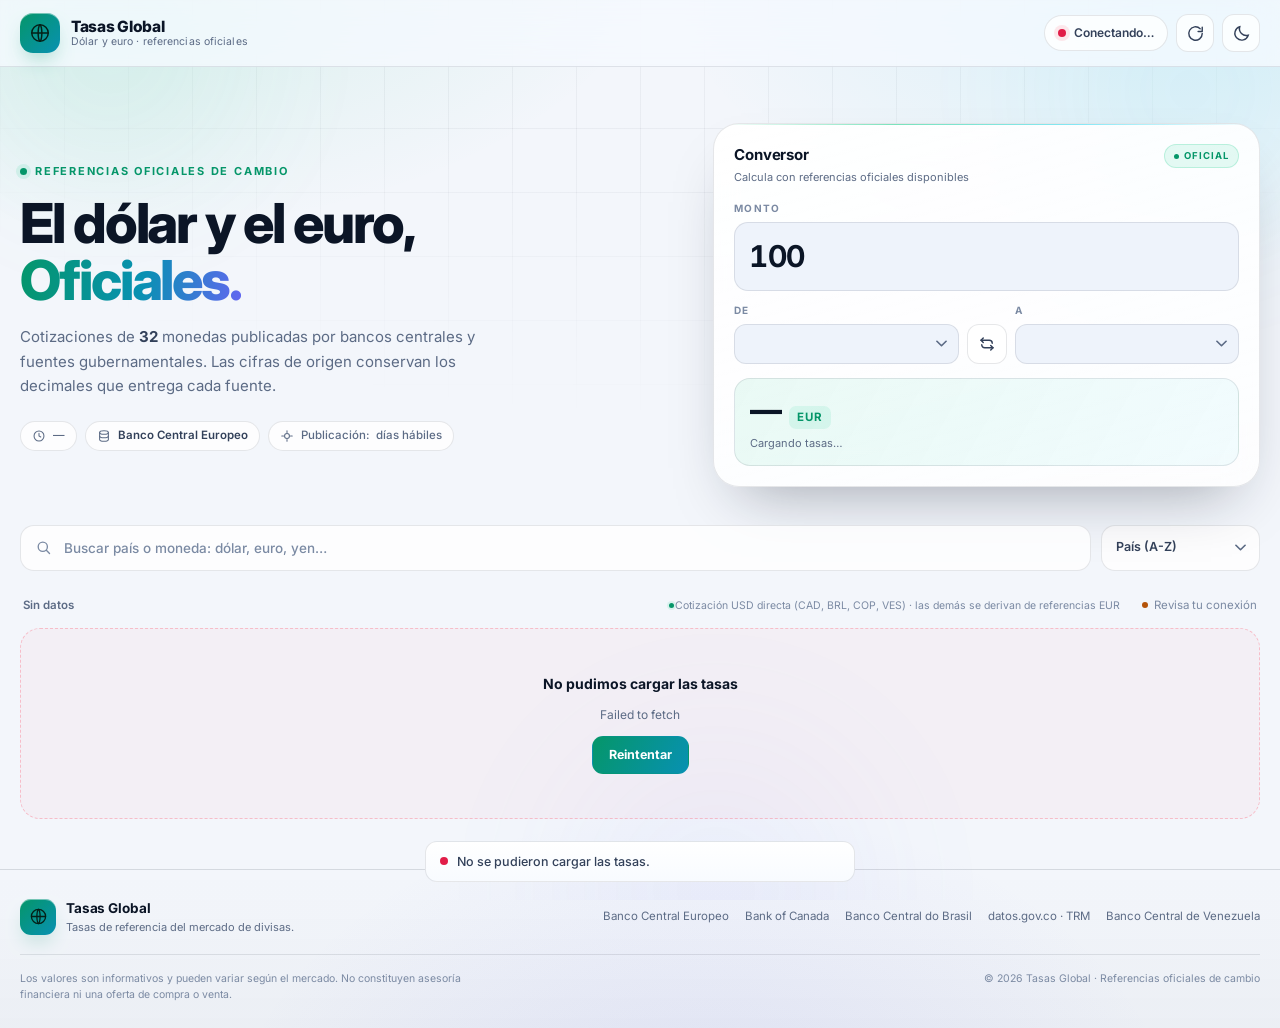
<file: tasas/index.html>
<!DOCTYPE html>
<html lang="es" data-theme="dark">
<head>
  <meta charset="utf-8">
  <meta name="viewport" content="width=device-width, initial-scale=1, viewport-fit=cover">
  <meta name="theme-color" content="#060a13">
  <meta name="description" content="Referencias oficiales de cambio para las monedas publicadas por el Banco Central Europeo, Bank of Canada, Banco Central do Brasil y datos.gov.co.">
  <meta name="color-scheme" content="dark light">
  <meta name="apple-mobile-web-app-capable" content="yes">
  <meta name="apple-mobile-web-app-status-bar-style" content="black-translucent">
  <meta name="apple-mobile-web-app-title" content="Tasas Global">
  <title>Tasas Global · Referencias oficiales de cambio</title>

  <script>
    /* Tema antes del primer pintado (evita el destello blanco). */
    try {
      var savedTheme = localStorage.getItem('tasas-theme');
      document.documentElement.dataset.theme = savedTheme ||
        (window.matchMedia && window.matchMedia('(prefers-color-scheme: light)').matches ? 'light' : 'dark');
    } catch (e) { document.documentElement.dataset.theme = 'dark'; }
  </script>

  <link rel="preconnect" href="https://fonts.googleapis.com">
  <link rel="preconnect" href="https://fonts.gstatic.com" crossorigin>
  <link rel="stylesheet" href="https://fonts.googleapis.com/css2?family=Inter:wght@400;500;600;700;800&display=swap">
  <link rel="stylesheet" href="css/styles.css">
  <link rel="manifest" href="manifest.webmanifest">
  <link rel="icon" href="assets/icon.svg" type="image/svg+xml">
</head>

<body>
  <a class="skip-link" href="#grid">Saltar a las tasas</a>

  <div class="orbs" aria-hidden="true">
    <span class="orb orb-1"></span>
    <span class="orb orb-2"></span>
    <span class="orb orb-3"></span>
  </div>

  <header class="topbar">
    <div class="wrap topbar-inner">
      <a class="brand" href="./" aria-label="Tasas Global, inicio">
        <span class="brand-mark" aria-hidden="true">
          <svg viewBox="0 0 24 24" fill="none" stroke="currentColor" stroke-width="1.6" stroke-linecap="round">
            <circle cx="12" cy="12" r="9"></circle>
            <path d="M3.2 12h17.6"></path>
            <path d="M12 3c2.7 2.6 2.7 15.4 0 18M12 3c-2.7 2.6-2.7 15.4 0 18"></path>
          </svg>
        </span>
        <span class="brand-text">
          <strong>Tasas Global</strong>
          <small>Dólar y euro · referencias oficiales</small>
        </span>
      </a>

      <div class="topbar-actions">
        <div class="status" id="status" data-state="loading" role="status" aria-live="polite">
          <span class="status-dot" aria-hidden="true"></span>
          <span id="statusText">Conectando…</span>
        </div>

        <button class="icon-btn" id="refreshBtn" type="button" aria-label="Actualizar tasas ahora" title="Actualizar tasas ahora">
          <svg viewBox="0 0 24 24" fill="none" stroke="currentColor" stroke-width="1.8" stroke-linecap="round" stroke-linejoin="round" aria-hidden="true">
            <path d="M20.5 12a8.5 8.5 0 1 1-2.6-6.1"></path>
            <path d="M20.5 4.2v5.2h-5.2"></path>
          </svg>
        </button>

        <button class="icon-btn" id="themeBtn" type="button" aria-label="Cambiar tema" title="Cambiar tema">
          <svg class="icon-sun" viewBox="0 0 24 24" fill="none" stroke="currentColor" stroke-width="1.8" stroke-linecap="round" aria-hidden="true">
            <circle cx="12" cy="12" r="4"></circle>
            <path d="M12 2.5v2M12 19.5v2M4.3 4.3l1.4 1.4M18.3 18.3l1.4 1.4M2.5 12h2M19.5 12h2M4.3 19.7l1.4-1.4M18.3 5.7l1.4-1.4"></path>
          </svg>
          <svg class="icon-moon" viewBox="0 0 24 24" fill="none" stroke="currentColor" stroke-width="1.8" stroke-linecap="round" aria-hidden="true">
            <path d="M20.5 14.2A8.6 8.6 0 0 1 9.8 3.5a8.6 8.6 0 1 0 10.7 10.7Z"></path>
          </svg>
        </button>
      </div>
    </div>
  </header>

  <main class="wrap">
    <!-- ================= HERO ================= -->
    <section class="hero">
      <div class="hero-copy">
        <span class="eyebrow"><span class="live-dot" aria-hidden="true"></span> Referencias oficiales de cambio</span>
        <h1>El dólar y el euro,<br><span class="grad">Oficiales.</span></h1>
        <p class="lede">
          Cotizaciones de <strong id="currencyCount">32</strong> monedas publicadas por bancos centrales
          y fuentes gubernamentales. Las cifras de origen conservan los decimales que entrega cada fuente.
        </p>

        <div class="hero-meta">
          <span class="pill" title="Fecha de referencia más reciente">
            <svg viewBox="0 0 24 24" fill="none" stroke="currentColor" stroke-width="1.8" stroke-linecap="round" aria-hidden="true">
              <circle cx="12" cy="12" r="8.5"></circle>
              <path d="M12 7.5V12l3 1.8"></path>
            </svg>
            <span id="updatedText">—</span>
          </span>
          <span class="pill" title="Proveedor de las tasas">
            <svg viewBox="0 0 24 24" fill="none" stroke="currentColor" stroke-width="1.8" stroke-linecap="round" aria-hidden="true">
              <ellipse cx="12" cy="6" rx="7.5" ry="3"></ellipse>
              <path d="M4.5 6v6c0 1.7 3.4 3 7.5 3s7.5-1.3 7.5-3V6"></path>
              <path d="M4.5 12v6c0 1.7 3.4 3 7.5 3s7.5-1.3 7.5-3v-6"></path>
            </svg>
            <a id="providerLink" href="https://www.ecb.europa.eu/stats/policy_and_exchange_rates/euro_reference_exchange_rates/" target="_blank" rel="noopener">Banco Central Europeo</a>
          </span>
          <span class="pill" title="Frecuencia habitual de publicación de las fuentes">
            <svg viewBox="0 0 24 24" fill="none" stroke="currentColor" stroke-width="1.8" stroke-linecap="round" aria-hidden="true">
              <path d="M12 3v3M12 18v3M3 12h3M18 12h3"></path>
              <circle cx="12" cy="12" r="4.2"></circle>
            </svg>
            Publicación: <span id="nextText">días hábiles</span>
          </span>
        </div>

      </div>

      <!-- ================= CONVERSOR ================= -->
      <aside class="converter" aria-label="Conversor de monedas">
        <div class="converter-head">
          <div>
            <h2>Conversor</h2>
            <p>Calcula con referencias oficiales disponibles</p>
          </div>
          <span class="converter-badge">oficial</span>
        </div>

        <label class="field">
          <span class="field-label">Monto</span>
          <input id="calcAmount" class="amount-input" type="text" inputmode="decimal" value="100" autocomplete="off" spellcheck="false" aria-label="Monto a convertir">
        </label>

        <div class="conv-row">
          <label class="field select-field">
            <span class="field-label">De</span>
            <select id="calcFrom" aria-label="Moneda de origen"></select>
          </label>

          <button class="swap-btn" id="calcSwap" type="button" aria-label="Intercambiar monedas" title="Intercambiar monedas">
            <svg viewBox="0 0 24 24" fill="none" stroke="currentColor" stroke-width="1.9" stroke-linecap="round" stroke-linejoin="round" aria-hidden="true">
              <path d="M7 4 4 7l3 3"></path>
              <path d="M4 7h11a4 4 0 0 1 4 4"></path>
              <path d="m17 20 3-3-3-3"></path>
              <path d="M20 17H9a4 4 0 0 1-4-4"></path>
            </svg>
          </button>

          <label class="field select-field">
            <span class="field-label">A</span>
            <select id="calcTo" aria-label="Moneda de destino"></select>
          </label>
        </div>

        <div class="conv-result">
          <span class="conv-result-value" id="calcOut">—</span>
          <span class="conv-result-code" id="calcOutCode">EUR</span>
          <small id="calcHint">Cargando tasas…</small>
        </div>
      </aside>
    </section>

    <!-- ================= BUSCADOR ================= -->
    <section class="toolbar" aria-label="Filtros y búsqueda">
      <div class="search">
        <svg viewBox="0 0 24 24" fill="none" stroke="currentColor" stroke-width="1.9" stroke-linecap="round" aria-hidden="true">
          <circle cx="11" cy="11" r="6.5"></circle>
          <path d="m16 16 4.5 4.5"></path>
        </svg>
        <input id="search" type="search" placeholder="Buscar país o moneda: dólar, euro, yen…" autocomplete="off" aria-label="Buscar país o moneda">
        <button class="search-clear" id="clearSearch" type="button" aria-label="Limpiar búsqueda" hidden>
          <svg viewBox="0 0 24 24" fill="none" stroke="currentColor" stroke-width="2" stroke-linecap="round" aria-hidden="true">
            <path d="M6 6l12 12M18 6 6 18"></path>
          </svg>
        </button>
      </div>

      <label class="sort-field">
        <span class="sr-only">Ordenar por</span>
        <select id="sortSel">
          <option value="az">País (A-Z)</option>
          <option value="region">Región</option>
          <option value="rate-desc">Mayor tasa (USD)</option>
          <option value="rate-asc">Menor tasa (USD)</option>
        </select>
      </label>
    </section>

    <nav class="chips" id="chips" aria-label="Filtrar por región"></nav>

    <div class="summary">
      <span id="countLabel">Cargando monedas…</span>
        <span class="legend"><i class="rate-local" aria-hidden="true"></i> Cotización USD directa (CAD, BRL, COP, VES) · las demás se derivan de referencias EUR</span>
        <span class="summary-note" id="sourceNote">Conectando con fuentes oficiales…</span>
    </div>

    <!-- ================= TARJETAS ================= -->
    <section class="grid" id="grid" aria-live="polite" aria-busy="true"></section>

    <div class="empty" id="empty" hidden>
      <svg viewBox="0 0 24 24" fill="none" stroke="currentColor" stroke-width="1.5" stroke-linecap="round" aria-hidden="true">
        <circle cx="11" cy="11" r="6.5"></circle>
        <path d="m16 16 4.5 4.5M8.5 11h5"></path>
      </svg>
      <p>No encontramos monedas con ese filtro.</p>
      <button class="btn ghost" id="emptyReset" type="button">Limpiar filtros</button>
    </div>
  </main>

  <footer class="footer">
    <div class="wrap footer-inner">
      <div class="footer-brand">
        <span class="brand-mark sm" aria-hidden="true">
          <svg viewBox="0 0 24 24" fill="none" stroke="currentColor" stroke-width="1.6" stroke-linecap="round">
            <circle cx="12" cy="12" r="9"></circle>
            <path d="M3.2 12h17.6"></path>
            <path d="M12 3c2.7 2.6 2.7 15.4 0 18M12 3c-2.7 2.6-2.7 15.4 0 18"></path>
          </svg>
        </span>
        <div>
          <strong>Tasas Global</strong>
          <p>Tasas de referencia del mercado de divisas.</p>
        </div>
      </div>

      <div class="footer-links">
        <a href="https://www.ecb.europa.eu/stats/policy_and_exchange_rates/euro_reference_exchange_rates/" target="_blank" rel="noopener">Banco Central Europeo</a>
        <a href="https://www.bankofcanada.ca/rates/exchange/daily-exchange-rates/" target="_blank" rel="noopener">Bank of Canada</a>
        <a href="https://www.bcb.gov.br/estabilidadefinanceira/historicocotacoes" target="_blank" rel="noopener">Banco Central do Brasil</a>
        <a href="https://www.datos.gov.co/" target="_blank" rel="noopener">datos.gov.co · TRM</a>
        <a href="https://www.bcv.org.ve/estadisticas/tipo-cambio-de-referencia-smc" target="_blank" rel="noopener">Banco Central de Venezuela</a>
      </div>
    </div>

    <div class="wrap footer-note">
      <p>
        Los valores son informativos y pueden variar según el mercado. No constituyen asesoría financiera
        ni una oferta de compra o venta.
      </p>
      <p>© <span id="year"></span> Tasas Global · Referencias oficiales de cambio</p>
    </div>
  </footer>

  <div class="toasts" id="toasts" aria-live="polite" aria-atomic="false"></div>

  <!-- ================= DETALLE / HISTORIAL ================= -->
  <div class="modal" id="modal" hidden>
    <div class="modal-backdrop" data-close></div>

    <div class="modal-card" role="dialog" aria-modal="true" aria-labelledby="mTitle">
      <button class="modal-close" type="button" data-close aria-label="Cerrar detalle">
        <svg viewBox="0 0 24 24" fill="none" stroke="currentColor" stroke-width="2" stroke-linecap="round" aria-hidden="true">
          <path d="M6 6l12 12M18 6 6 18"></path>
        </svg>
      </button>

      <div class="modal-head">
        <span class="flag-wrap lg" id="mFlagWrap">
          <span class="flag-fallback" id="mFlagFallback">—</span>
          <img id="mFlag" alt="" width="56" height="42" hidden>
        </span>
        <div class="modal-titles">
          <h2 id="mTitle">—</h2>
          <p id="mSub">—</p>
        </div>
      </div>

      <div class="modal-prices">
        <div class="m-price">
          <span>1 USD</span>
          <strong id="mUsd">—</strong>
        </div>
        <div class="m-price">
          <span>1 EUR</span>
          <strong id="mEur">—</strong>
        </div>
      </div>

      <div class="modal-extras" id="mExtras" hidden></div>

      <div class="chart-head">
        <div>
          <h3>Historial</h3>
          <p>Historial de referencias oficiales (requiere backend)</p>
        </div>
        <div class="periods" id="periods" role="group" aria-label="Periodo del historial">
          <button type="button" data-days="1">24 h</button>
          <button type="button" data-days="7">7 d</button>
          <button type="button" data-days="30" class="active">30 d</button>
        </div>
      </div>

      <div class="chart-wrap">
        <canvas id="chart" height="180" aria-label="Gráfico del historial"></canvas>
        <div class="chart-empty" id="chartEmpty" hidden></div>
      </div>

      <div class="modal-foot">
        <span id="mSource">—</span>
        <button class="btn ghost" id="mCopy" type="button">Copiar tasa</button>
      </div>
    </div>
  </div>

  <noscript>
    <div class="noscript">Activa JavaScript para ver las tasas de cambio.</div>
  </noscript>

  <script src="js/script.js" defer></script>
</body>
</html>
</file>
<file: tasas/css/styles.css>
/* ==========================================================================
   TASAS GLOBAL · Hoja de estilos
   ========================================================================== */

/* --------------------------------------------------------------------------
   1. TOKENS
   -------------------------------------------------------------------------- */
:root {
  color-scheme: dark;

  --font: 'Inter', -apple-system, BlinkMacSystemFont, 'Segoe UI', Roboto, Arial, sans-serif;

  --bg: #060a13;
  --bg-soft: #0a1120;
  --topbar-bg: rgba(6, 10, 19, .74);
  --surface: rgba(255, 255, 255, .045);
  --surface-2: rgba(255, 255, 255, .075);
  --surface-3: rgba(255, 255, 255, .10);
  --border: rgba(255, 255, 255, .09);
  --border-strong: rgba(255, 255, 255, .20);
  --grid-line: rgba(255, 255, 255, .035);

  --text: #eaf0ff;
  --text-2: #b8c4de;
  --muted: #8494b5;
  --faint: #62718f;

  --accent: #34d399;
  --accent-2: #22d3ee;
  --accent-3: #818cf8;
  --accent-ink: #04140f;
  --gold: #fbbf24;
  --danger: #fb7185;
  --positive: #34d399;
  --negative: #fb7185;

  --ring: rgba(52, 211, 153, .20);
  --shadow: 0 30px 70px -20px rgba(0, 0, 0, .75);
  --shadow-soft: 0 14px 34px -18px rgba(0, 0, 0, .65);

  --card-bg: linear-gradient(180deg, rgba(255, 255, 255, .055), rgba(255, 255, 255, .018));
  --modal-bg: linear-gradient(180deg, #0c1526, #080e1a);
  --input-bg: rgba(255, 255, 255, .06);
  --select-arrow: url("data:image/svg+xml,%3Csvg xmlns='http://www.w3.org/2000/svg' width='12' height='8' viewBox='0 0 12 8'%3E%3Cpath d='M1 1.5 6 6.5l5-5' fill='none' stroke='%238494b5' stroke-width='1.8' stroke-linecap='round' stroke-linejoin='round'/%3E%3C/svg%3E");

  --radius: 18px;
}

html[data-theme="light"] {
  color-scheme: light;

  --bg: #f3f6fb;
  --bg-soft: #eef3fb;
  --topbar-bg: rgba(246, 249, 254, .82);
  --surface: rgba(255, 255, 255, .78);
  --surface-2: rgba(255, 255, 255, .95);
  --surface-3: #eef3fb;
  --border: rgba(15, 23, 42, .10);
  --border-strong: rgba(15, 23, 42, .22);
  --grid-line: rgba(15, 23, 42, .045);

  --text: #0b1526;
  --text-2: #33415a;
  --muted: #5c6b85;
  --faint: #7b8aa3;

  --accent: #059669;
  --accent-2: #0891b2;
  --accent-3: #6366f1;
  --accent-ink: #ffffff;
  --gold: #b45309;
  --danger: #e11d48;
  --positive: #047857;
  --negative: #dc2626;

  --ring: rgba(5, 150, 105, .16);
  --shadow: 0 30px 60px -28px rgba(15, 23, 42, .38);
  --shadow-soft: 0 14px 30px -20px rgba(15, 23, 42, .30);

  --card-bg: linear-gradient(180deg, #ffffff, #fbfdff);
  --modal-bg: linear-gradient(180deg, #ffffff, #f8fbff);
  --input-bg: #eef3fb;
  --select-arrow: url("data:image/svg+xml,%3Csvg xmlns='http://www.w3.org/2000/svg' width='12' height='8' viewBox='0 0 12 8'%3E%3Cpath d='M1 1.5 6 6.5l5-5' fill='none' stroke='%235c6b85' stroke-width='1.8' stroke-linecap='round' stroke-linejoin='round'/%3E%3C/svg%3E");
}

/* --------------------------------------------------------------------------
   2. BASE
   -------------------------------------------------------------------------- */
*, *::before, *::after { box-sizing: border-box; }

html {
  -webkit-text-size-adjust: 100%;
  scroll-behavior: smooth;
  scrollbar-color: var(--border-strong) transparent;
}

body {
  margin: 0;
  min-height: 100dvh;
  font-family: var(--font);
  font-size: 14px;
  line-height: 1.5;
  color: var(--text);
  background:
    radial-gradient(900px 540px at 10% -10%, rgba(52, 211, 153, .15), transparent 62%),
    radial-gradient(820px 520px at 92% -6%, rgba(34, 211, 238, .13), transparent 64%),
    radial-gradient(780px 560px at 55% 112%, rgba(129, 140, 248, .11), transparent 62%),
    var(--bg);
  background-attachment: fixed;
  overflow-x: hidden;
  -webkit-font-smoothing: antialiased;
  -moz-osx-font-smoothing: grayscale;
  -webkit-tap-highlight-color: transparent;
}

html[data-theme="light"] body {
  background:
    radial-gradient(900px 540px at 10% -10%, rgba(16, 185, 129, .14), transparent 62%),
    radial-gradient(820px 520px at 92% -6%, rgba(6, 182, 212, .12), transparent 64%),
    radial-gradient(780px 560px at 55% 112%, rgba(99, 102, 241, .10), transparent 62%),
    var(--bg);
}

/* Retícula sutil de fondo */
body::before {
  content: "";
  position: fixed;
  inset: 0;
  z-index: 0;
  pointer-events: none;
  background-image:
    linear-gradient(var(--grid-line) 1px, transparent 1px),
    linear-gradient(90deg, var(--grid-line) 1px, transparent 1px);
  background-size: 64px 64px;
  -webkit-mask-image: radial-gradient(ellipse 80% 60% at 50% 0%, #000 30%, transparent 78%);
  mask-image: radial-gradient(ellipse 80% 60% at 50% 0%, #000 30%, transparent 78%);
}

img { display: block; max-width: 100%; }
[hidden] { display: none !important; }
button, input, select, textarea { font: inherit; color: inherit; }
button { -webkit-tap-highlight-color: transparent; }
a { color: inherit; text-decoration: none; }
h1, h2, h3, p { margin: 0; }
svg { display: block; }

::selection { background: rgba(52, 211, 153, .30); color: var(--text); }

:focus-visible {
  outline: 2px solid var(--accent);
  outline-offset: 2px;
}

.wrap {
  width: min(1240px, 100% - 32px);
  margin-inline: auto;
  position: relative;
  z-index: 1;
}

.sr-only {
  position: absolute;
  width: 1px; height: 1px;
  padding: 0; margin: -1px;
  overflow: hidden;
  clip: rect(0 0 0 0);
  white-space: nowrap;
  border: 0;
}

.skip-link {
  position: fixed;
  top: -60px; left: 16px;
  z-index: 300;
  padding: 10px 16px;
  border-radius: 10px;
  background: var(--accent);
  color: var(--accent-ink);
  font-weight: 700;
  transition: top .2s ease;
}
.skip-link:focus { top: 12px; }

body.no-scroll { overflow: hidden; }

.orbs {
  position: fixed;
  inset: 0;
  z-index: 0;
  pointer-events: none;
  overflow: hidden;
}
.orb {
  position: absolute;
  border-radius: 50%;
  filter: blur(70px);
  opacity: .30;
}
.orb-1 {
  width: 380px; height: 380px;
  top: -140px; left: -80px;
  background: radial-gradient(circle, rgba(52, 211, 153, .55), transparent 70%);
  animation: float 18s ease-in-out infinite;
}
.orb-2 {
  width: 420px; height: 420px;
  top: -120px; right: -120px;
  background: radial-gradient(circle, rgba(34, 211, 238, .45), transparent 70%);
  animation: float 22s ease-in-out infinite reverse;
}
.orb-3 {
  width: 460px; height: 460px;
  bottom: -220px; left: 38%;
  background: radial-gradient(circle, rgba(129, 140, 248, .35), transparent 70%);
  animation: float 26s ease-in-out infinite;
}
html[data-theme="light"] .orb { opacity: .22; }

/* --------------------------------------------------------------------------
   3. BARRA SUPERIOR
   -------------------------------------------------------------------------- */
.topbar {
  position: sticky;
  top: 0;
  z-index: 60;
  background: var(--topbar-bg);
  border-bottom: 1px solid var(--border);
  -webkit-backdrop-filter: blur(18px) saturate(150%);
  backdrop-filter: blur(18px) saturate(150%);
}

.topbar-inner {
  display: flex;
  align-items: center;
  justify-content: space-between;
  gap: 16px;
  height: 66px;
}

.brand {
  display: inline-flex;
  align-items: center;
  gap: 11px;
  min-width: 0;
}

.brand-mark {
  display: grid;
  place-items: center;
  width: 40px; height: 40px;
  flex: 0 0 auto;
  border-radius: 13px;
  color: #052018;
  background: linear-gradient(135deg, var(--accent), var(--accent-2));
  box-shadow: 0 10px 24px -12px var(--accent), inset 0 1px 0 rgba(255, 255, 255, .45);
}
.brand-mark svg { width: 22px; height: 22px; }
.brand-mark.sm { width: 36px; height: 36px; border-radius: 11px; }
.brand-mark.sm svg { width: 19px; height: 19px; }

.brand-text {
  display: flex;
  flex-direction: column;
  line-height: 1.15;
  min-width: 0;
}
.brand-text strong {
  font-size: 15.5px;
  font-weight: 800;
  letter-spacing: -.02em;
}
.brand-text small {
  font-size: 10.5px;
  color: var(--muted);
  letter-spacing: .01em;
  white-space: nowrap;
  overflow: hidden;
  text-overflow: ellipsis;
}

.topbar-actions {
  display: flex;
  align-items: center;
  gap: 8px;
  flex: 0 0 auto;
}

.status {
  display: inline-flex;
  align-items: center;
  gap: 8px;
  height: 36px;
  padding: 0 13px;
  border-radius: 999px;
  border: 1px solid var(--border);
  background: var(--surface);
  color: var(--text-2);
  font-size: 12px;
  font-weight: 600;
  white-space: nowrap;
  max-width: 260px;
}
.status #statusText {
  overflow: hidden;
  text-overflow: ellipsis;
}
.status-dot {
  width: 8px; height: 8px;
  flex: 0 0 auto;
  border-radius: 50%;
  background: var(--faint);
}
.status[data-state="ok"] .status-dot {
  background: var(--accent);
  box-shadow: 0 0 0 4px rgba(52, 211, 153, .16);
  animation: pulse 2.4s ease-in-out infinite;
}
.status[data-state="loading"] .status-dot,
.status[data-state="warn"] .status-dot {
  background: var(--gold);
  box-shadow: 0 0 0 4px rgba(251, 191, 36, .15);
  animation: pulse 1.6s ease-in-out infinite;
}
.status[data-state="cache"] .status-dot {
  background: #7dd3fc;
  box-shadow: 0 0 0 4px rgba(125, 211, 252, .14);
}
.status[data-state="error"] .status-dot {
  background: var(--danger);
  box-shadow: 0 0 0 4px rgba(251, 113, 133, .16);
}

.icon-btn {
  display: grid;
  place-items: center;
  width: 38px; height: 38px;
  flex: 0 0 auto;
  border-radius: 12px;
  border: 1px solid var(--border);
  background: var(--surface);
  color: var(--text-2);
  cursor: pointer;
  transition: background .2s ease, color .2s ease, border-color .2s ease, transform .2s ease;
}
.icon-btn svg { width: 19px; height: 19px; }
.icon-btn:hover { background: var(--surface-2); color: var(--text); border-color: var(--border-strong); }
.icon-btn:active { transform: scale(.94); }
.icon-btn.busy svg { animation: spin 1s linear infinite; }
.icon-btn[disabled] { opacity: .6; cursor: progress; }

html[data-theme="dark"] .icon-moon { display: none; }
html[data-theme="light"] .icon-sun { display: none; }

/* --------------------------------------------------------------------------
   4. HERO
   -------------------------------------------------------------------------- */
.hero {
  display: grid;
  grid-template-columns: minmax(0, 1.08fr) minmax(0, .92fr);
  align-items: center;
  gap: clamp(24px, 4vw, 56px);
  padding: clamp(30px, 4.6vw, 56px) 0 clamp(22px, 3vw, 34px);
}

.eyebrow {
  display: inline-flex;
  align-items: center;
  gap: 8px;
  margin-bottom: 16px;
  font-size: 11px;
  font-weight: 700;
  letter-spacing: .16em;
  text-transform: uppercase;
  color: var(--accent);
}
.live-dot {
  width: 7px; height: 7px;
  border-radius: 50%;
  background: var(--accent);
  box-shadow: 0 0 0 4px rgba(52, 211, 153, .14);
  animation: pulse 2.4s ease-in-out infinite;
}

.hero h1 {
  font-size: clamp(2.05rem, 4.3vw, 3.55rem);
  font-weight: 800;
  line-height: 1.03;
  letter-spacing: -.038em;
  text-wrap: balance;
}
.grad {
  background: linear-gradient(100deg, var(--accent) 0%, var(--accent-2) 55%, var(--accent-3) 100%);
  -webkit-background-clip: text;
  background-clip: text;
  color: transparent;
}

.lede {
  margin-top: 16px;
  max-width: 52ch;
  font-size: 15px;
  line-height: 1.65;
  color: var(--muted);
}
.lede strong { color: var(--text-2); font-weight: 700; }

.hero-meta {
  display: flex;
  flex-wrap: wrap;
  gap: 8px;
  margin-top: 22px;
}

.pill {
  display: inline-flex;
  align-items: center;
  gap: 7px;
  padding: 7px 11px;
  border-radius: 999px;
  border: 1px solid var(--border);
  background: var(--surface);
  color: var(--muted);
  font-size: 11.5px;
  font-weight: 500;
  line-height: 1;
}
.pill svg { width: 14px; height: 14px; flex: 0 0 auto; }
.pill a { color: var(--text-2); font-weight: 600; }
.pill a:hover { color: var(--accent); }
/* --------------------------------------------------------------------------
   5. CONVERSOR
   -------------------------------------------------------------------------- */
.converter {
  position: relative;
  padding: 20px;
  border-radius: 26px;
  border: 1px solid var(--border);
  background: linear-gradient(165deg, var(--surface-2), var(--surface));
  box-shadow: var(--shadow);
  -webkit-backdrop-filter: blur(16px);
  backdrop-filter: blur(16px);
  overflow: hidden;
}
.converter::before {
  content: "";
  position: absolute;
  inset: 0 0 auto 0;
  height: 1px;
  background: linear-gradient(90deg, transparent, rgba(52, 211, 153, .65), rgba(34, 211, 238, .55), transparent);
}

.converter-head {
  display: flex;
  align-items: flex-start;
  justify-content: space-between;
  gap: 12px;
  margin-bottom: 16px;
}
.converter-head h2 {
  font-size: 15px;
  font-weight: 700;
  letter-spacing: -.01em;
}
.converter-head p {
  margin-top: 2px;
  font-size: 11px;
  color: var(--muted);
}
.converter-badge {
  display: inline-flex;
  align-items: center;
  gap: 5px;
  padding: 4px 9px;
  border-radius: 999px;
  background: rgba(52, 211, 153, .12);
  border: 1px solid rgba(52, 211, 153, .25);
  color: var(--accent);
  font-size: 9.5px;
  font-weight: 700;
  letter-spacing: .10em;
  text-transform: uppercase;
  white-space: nowrap;
}
.converter-badge::before {
  content: "";
  width: 5px; height: 5px;
  border-radius: 50%;
  background: currentColor;
}

.field { display: block; }
.field-label {
  display: block;
  margin-bottom: 6px;
  font-size: 10px;
  font-weight: 700;
  letter-spacing: .13em;
  text-transform: uppercase;
  color: var(--faint);
}

.amount-input {
  display: block;
  width: 100%;
  padding: 11px 14px;
  border-radius: 14px;
  border: 1px solid var(--border);
  background: var(--input-bg);
  color: var(--text);
  font-size: 30px;
  font-weight: 700;
  letter-spacing: -.02em;
  font-variant-numeric: tabular-nums;
  outline: none;
  transition: border-color .2s ease, box-shadow .2s ease;
}
.amount-input:focus {
  border-color: var(--accent);
  box-shadow: 0 0 0 4px var(--ring);
}

.conv-row {
  display: grid;
  grid-template-columns: minmax(0, 1fr) auto minmax(0, 1fr);
  align-items: end;
  gap: 8px;
  margin-top: 12px;
}

.select-field select {
  width: 100%;
  height: 40px;
  padding: 0 32px 0 11px;
  border-radius: 12px;
  border: 1px solid var(--border);
  background-color: var(--surface-3);
  background-image: var(--select-arrow);
  background-repeat: no-repeat;
  background-position: right 11px center;
  background-size: 11px;
  color: var(--text);
  font-size: 12.5px;
  font-weight: 600;
  appearance: none;
  -webkit-appearance: none;
  cursor: pointer;
  outline: none;
  text-overflow: ellipsis;
  transition: border-color .2s ease, box-shadow .2s ease;
}
.select-field select:focus {
  border-color: var(--accent);
  box-shadow: 0 0 0 4px var(--ring);
}

.swap-btn {
  display: grid;
  place-items: center;
  width: 40px; height: 40px;
  margin-bottom: 0;
  border-radius: 12px;
  border: 1px solid var(--border);
  background: var(--surface-2);
  color: var(--text-2);
  cursor: pointer;
  transition: transform .25s ease, color .2s ease, border-color .2s ease, background .2s ease;
}
.swap-btn svg { width: 18px; height: 18px; }
.swap-btn:hover {
  color: var(--accent);
  border-color: rgba(52, 211, 153, .4);
  background: rgba(52, 211, 153, .08);
  transform: rotate(180deg);
}
.swap-btn:active { transform: scale(.93) rotate(180deg); }

.conv-result {
  margin-top: 14px;
  padding: 13px 15px;
  border-radius: 16px;
  border: 1px solid var(--border);
  background: linear-gradient(120deg, rgba(52, 211, 153, .10), rgba(34, 211, 238, .05));
  display: flex;
  flex-wrap: wrap;
  align-items: baseline;
  gap: 6px 8px;
}
.conv-result-value {
  font-size: clamp(24px, 2.8vw, 32px);
  font-weight: 800;
  letter-spacing: -.03em;
  font-variant-numeric: tabular-nums;
  color: var(--text);
  line-height: 1.1;
  word-break: break-word;
}
.conv-result-code {
  font-size: 11.5px;
  font-weight: 700;
  letter-spacing: .08em;
  color: var(--accent);
  padding: 3px 8px;
  border-radius: 7px;
  background: rgba(52, 211, 153, .12);
}
#calcHint {
  flex: 1 0 100%;
  font-size: 11px;
  color: var(--muted);
  font-variant-numeric: tabular-nums;
}

/* --------------------------------------------------------------------------
   6. BUSCADOR Y FILTROS
   -------------------------------------------------------------------------- */
.toolbar {
  display: flex;
  align-items: center;
  gap: 10px;
  flex-wrap: wrap;
  margin-top: 4px;
}

.search {
  position: relative;
  display: flex;
  align-items: center;
  flex: 1 1 300px;
  height: 46px;
  padding: 0 44px 0 41px;
  border-radius: 14px;
  border: 1px solid var(--border);
  background: var(--surface);
  transition: border-color .2s ease, box-shadow .2s ease, background .2s ease;
}
.search:focus-within {
  border-color: var(--accent);
  box-shadow: 0 0 0 4px var(--ring);
  background: var(--surface-2);
}
.search > svg {
  position: absolute;
  left: 14px;
  width: 17px; height: 17px;
  color: var(--faint);
  pointer-events: none;
}
.search input {
  width: 100%;
  height: 100%;
  border: 0;
  outline: 0;
  background: none;
  color: var(--text);
  font-size: 13.5px;
  font-weight: 500;
}
.search input::placeholder { color: var(--faint); }
.search input::-webkit-search-cancel-button { display: none; }

.search-clear {
  position: absolute;
  right: 7px;
  display: grid;
  place-items: center;
  width: 30px; height: 30px;
  border: 0;
  border-radius: 9px;
  background: var(--surface-3);
  color: var(--muted);
  cursor: pointer;
  transition: color .2s ease, background .2s ease;
}
.search-clear svg { width: 14px; height: 14px; }
.search-clear:hover { color: var(--text); background: var(--surface-2); }

.sort-field select {
  height: 46px;
  padding: 0 36px 0 14px;
  border-radius: 14px;
  border: 1px solid var(--border);
  background-color: var(--surface);
  background-image: var(--select-arrow);
  background-repeat: no-repeat;
  background-position: right 13px center;
  background-size: 11px;
  color: var(--text-2);
  font-size: 12.5px;
  font-weight: 600;
  appearance: none;
  -webkit-appearance: none;
  cursor: pointer;
  outline: none;
  transition: border-color .2s ease, box-shadow .2s ease;
}
.sort-field select:focus {
  border-color: var(--accent);
  box-shadow: 0 0 0 4px var(--ring);
}

/* Menú nativo de los selectores: fondo y texto legibles en ambos temas. */
select { color-scheme: dark; }
html[data-theme="light"] select { color-scheme: light; }

.select-field select option,
.sort-field select option {
  background-color: #0d1728;
  color: var(--text);
}

html[data-theme="light"] .select-field select option,
html[data-theme="light"] .sort-field select option {
  background-color: #ffffff;
  color: #0b1526;
}

.select-field select option:checked,
.sort-field select option:checked {
  background-color: var(--accent);
  color: #04110c;
}

.chips {
  display: flex;
  gap: 8px;
  overflow-x: auto;
  padding: 12px 0 4px;
  margin: 0 -2px;
  scrollbar-width: none;
  -ms-overflow-style: none;
  scroll-snap-type: x proximity;
}
.chips::-webkit-scrollbar { display: none; }

.chip {
  flex: 0 0 auto;
  scroll-snap-align: start;
  height: 35px;
  padding: 0 15px;
  border-radius: 999px;
  border: 1px solid var(--border);
  background: var(--surface);
  color: var(--muted);
  font-size: 12.5px;
  font-weight: 600;
  cursor: pointer;
  transition: color .2s ease, border-color .2s ease, background .2s ease, transform .2s ease;
}
.chip:hover { color: var(--text); border-color: var(--border-strong); background: var(--surface-2); }
.chip:active { transform: scale(.96); }
.chip.active {
  color: var(--accent-ink);
  border-color: transparent;
  background: linear-gradient(120deg, var(--accent), var(--accent-2));
  box-shadow: 0 10px 22px -12px var(--accent);
}
.chip .chip-count {
  margin-left: 5px;
  font-size: 10.5px;
  opacity: .62;
  font-variant-numeric: tabular-nums;
}

.summary {
  display: flex;
  align-items: center;
  justify-content: space-between;
  gap: 10px;
  flex-wrap: wrap;
  margin: 10px 3px 14px;
  font-size: 11.5px;
  color: var(--faint);
}
.summary #countLabel { color: var(--muted); font-weight: 600; }

.legend {
  display: inline-flex;
  align-items: center;
  gap: 1px;
  margin-left: auto;
  margin-right: 12px;
  font-size: 10.5px;
  color: var(--faint);
}

.rate-local {
  display: inline-block;
  width: 5px;
  height: 5px;
  margin-left: 4px;
  vertical-align: middle;
  border-radius: 50%;
  background: var(--accent);
  box-shadow: 0 0 0 2px rgba(52, 211, 153, .14);
}
.summary-note {
  display: inline-flex;
  align-items: center;
  gap: 6px;
  text-align: right;
}
.summary-note::before {
  content: "";
  width: 6px; height: 6px;
  border-radius: 50%;
  background: var(--accent);
  flex: 0 0 auto;
}
.summary-note[data-mode="direct"]::before { background: var(--gold); }

/* --------------------------------------------------------------------------
   7. TARJETAS DE MONEDAS
   -------------------------------------------------------------------------- */
.grid {
  display: grid;
  grid-template-columns: repeat(auto-fill, minmax(188px, 1fr));
  gap: 12px;
  padding-bottom: 4px;
}

.grid--enter .card {
  animation: rise .45s cubic-bezier(.2, .7, .2, 1) both;
  animation-delay: calc(var(--i, 0) * 14ms);
}

.card {
  position: relative;
  display: flex;
  flex-direction: column;
  gap: 9px;
  padding: 14px 15px 15px;
  border-radius: var(--radius);
  border: 1px solid var(--border);
  background: var(--card-bg);
  box-shadow: var(--shadow-soft);
  cursor: pointer;
  overflow: hidden;
  transition: transform .22s ease, border-color .22s ease, box-shadow .22s ease;
}
.card::before {
  content: "";
  position: absolute;
  inset: 0 0 auto 0;
  height: 1px;
  background: linear-gradient(90deg, transparent, rgba(52, 211, 153, .45), transparent);
  opacity: 0;
  transition: opacity .25s ease;
}
.card:hover {
  transform: translateY(-3px);
  border-color: var(--border-strong);
  box-shadow: 0 22px 44px -26px rgba(0, 0, 0, .8);
}
.card:hover::before { opacity: 1; }
.card:active { transform: translateY(-1px) scale(.995); }

.card-top {
  display: flex;
  align-items: center;
  gap: 10px;
  min-width: 0;
}

.flag-wrap {
  position: relative;
  display: grid;
  place-items: center;
  width: 40px;
  height: 29px;
  flex: 0 0 auto;
  border-radius: 8px;
  overflow: hidden;
  background: var(--surface-3);
  box-shadow: inset 0 0 0 1px var(--border);
}
.flag-wrap img {
  position: absolute;
  inset: 0;
  width: 100%;
  height: 100%;
  object-fit: cover;
}
.flag-wrap.lg {
  width: 56px;
  height: 41px;
  border-radius: 10px;
}
.flag-fallback {
  font-size: 9px;
  font-weight: 800;
  letter-spacing: .04em;
  color: var(--faint);
  text-transform: uppercase;
}

.card-id { min-width: 0; flex: 1 1 auto; }
.card-id h3 {
  font-size: 13px;
  font-weight: 700;
  letter-spacing: -.01em;
  color: var(--text);
  white-space: nowrap;
  overflow: hidden;
  text-overflow: ellipsis;
}
.card-id p {
  margin-top: 1px;
  font-size: 10px;
  font-weight: 500;
  color: var(--faint);
  white-space: nowrap;
  overflow: hidden;
  text-overflow: ellipsis;
}

.fav {
  display: grid;
  place-items: center;
  width: 27px;
  height: 27px;
  flex: 0 0 auto;
  margin: -4px -5px 0 0;
  border: 0;
  border-radius: 8px;
  background: transparent;
  color: var(--faint);
  cursor: pointer;
  transition: color .18s ease, background .18s ease, transform .18s ease;
}
.fav svg {
  width: 15px;
  height: 15px;
  fill: none;
  stroke: currentColor;
  stroke-width: 1.7;
  stroke-linejoin: round;
  transition: fill .18s ease;
}
.fav:hover { color: var(--gold); background: rgba(251, 191, 36, .10); transform: scale(1.08); }
.fav.on { color: var(--gold); }
.fav.on svg { fill: currentColor; }

.price-row {
  display: flex;
  align-items: baseline;
  justify-content: space-between;
  gap: 8px;
  margin-top: 3px;
}
.price-label {
  font-size: 9px;
  font-weight: 800;
  letter-spacing: .10em;
  color: var(--faint);
}
.price-value {
  font-size: clamp(16px, 1.45vw, 19.5px);
  font-weight: 700;
  letter-spacing: -.025em;
  font-variant-numeric: tabular-nums;
  color: var(--text);
  white-space: nowrap;
  text-align: right;
}
.price-value.long { font-size: 14px; letter-spacing: -.03em; }

.sub-row {
  display: flex;
  align-items: center;
  gap: 7px;
  font-variant-numeric: tabular-nums;
  min-width: 0;
}
.sub-label {
  font-size: 9px;
  font-weight: 700;
  letter-spacing: .06em;
  color: var(--faint);
  flex: 0 0 auto;
}
.sub-value {
  font-size: 11.5px;
  font-weight: 600;
  color: var(--text-2);
  white-space: nowrap;
  overflow: hidden;
  text-overflow: ellipsis;
}
.delta {
  margin-left: auto;
  display: inline-flex;
  align-items: center;
  padding: 2px 6px;
  border-radius: 6px;
  font-size: 9.5px;
  font-weight: 700;
  letter-spacing: .01em;
  white-space: nowrap;
}
.delta.up { color: var(--positive); background: rgba(52, 211, 153, .10); }
.delta.down { color: var(--negative); background: rgba(251, 113, 133, .10); }

.extras {
  display: flex;
  flex-wrap: wrap;
  gap: 5px;
  margin-top: 2px;
  padding-top: 9px;
  border-top: 1px dashed var(--border);
}
.extra {
  display: inline-flex;
  align-items: baseline;
  gap: 5px;
  padding: 3px 7px;
  border-radius: 7px;
  background: var(--surface-2);
  border: 1px solid var(--border);
  font-variant-numeric: tabular-nums;
  white-space: nowrap;
}
.extra i {
  font-style: normal;
  font-size: 9px;
  font-weight: 600;
  color: var(--muted);
}
.extra b {
  font-size: 10.5px;
  font-weight: 700;
  color: var(--text);
}
.extra.more {
  color: var(--muted);
  font-size: 9.5px;
  font-weight: 600;
}

/* Skeleton de carga */
.skeleton {
  height: 138px;
  border-radius: var(--radius);
  border: 1px solid var(--border);
  background: linear-gradient(100deg, var(--surface) 25%, var(--surface-2) 45%, var(--surface) 65%);
  background-size: 220% 100%;
  animation: shimmer 1.5s linear infinite;
}

/* Empty state */
.empty {
  display: flex;
  flex-direction: column;
  align-items: center;
  justify-content: center;
  gap: 10px;
  padding: 54px 20px;
  text-align: center;
  color: var(--muted);
  border: 1px dashed var(--border-strong);
  border-radius: 20px;
  margin-top: 4px;
}
.empty svg { width: 40px; height: 40px; color: var(--faint); }
.empty p { font-size: 13px; }

.fatal {
  grid-column: 1 / -1;
  display: flex;
  flex-direction: column;
  align-items: center;
  gap: 12px;
  padding: 44px 20px;
  text-align: center;
  border: 1px dashed rgba(251, 113, 133, .4);
  border-radius: 20px;
  background: rgba(251, 113, 133, .05);
  color: var(--text-2);
}
.fatal strong { font-size: 14px; color: var(--text); }
.fatal p { font-size: 12px; color: var(--muted); max-width: 52ch; }

/* --------------------------------------------------------------------------
   8. BOTONES
   -------------------------------------------------------------------------- */
.btn {
  display: inline-flex;
  align-items: center;
  justify-content: center;
  gap: 7px;
  height: 38px;
  padding: 0 16px;
  border-radius: 11px;
  border: 1px solid transparent;
  background: linear-gradient(120deg, var(--accent), var(--accent-2));
  color: var(--accent-ink);
  font-size: 12.5px;
  font-weight: 700;
  cursor: pointer;
  transition: transform .18s ease, filter .18s ease, background .18s ease, border-color .18s ease;
}
.btn:hover { filter: brightness(1.06); }
.btn:active { transform: scale(.97); }
.btn.ghost {
  background: var(--surface);
  border-color: var(--border);
  color: var(--text-2);
}
.btn.ghost:hover { background: var(--surface-2); border-color: var(--border-strong); color: var(--text); }

/* --------------------------------------------------------------------------
   9. FOOTER
   -------------------------------------------------------------------------- */
.footer {
  margin-top: 46px;
  padding: 28px 0 calc(26px + env(safe-area-inset-bottom));
  border-top: 1px solid var(--border);
  background: linear-gradient(180deg, transparent, rgba(0, 0, 0, .16));
  position: relative;
  z-index: 1;
}
html[data-theme="light"] .footer { background: linear-gradient(180deg, transparent, rgba(15, 23, 42, .03)); }

.footer-inner {
  display: flex;
  align-items: center;
  justify-content: space-between;
  gap: 20px;
  flex-wrap: wrap;
}
.footer-brand { display: flex; align-items: center; gap: 10px; }
.footer-brand strong { display: block; font-size: 13.5px; letter-spacing: -.01em; }
.footer-brand p { margin-top: 1px; font-size: 11px; color: var(--muted); }

.footer-links { display: flex; gap: 16px; flex-wrap: wrap; }
.footer-links a {
  font-size: 11.5px;
  color: var(--muted);
  border-bottom: 1px solid transparent;
  transition: color .18s ease, border-color .18s ease;
}
.footer-links a:hover { color: var(--accent); border-color: currentColor; }

.footer-note {
  display: flex;
  justify-content: space-between;
  gap: 12px;
  flex-wrap: wrap;
  margin-top: 18px;
  padding-top: 16px;
  border-top: 1px solid var(--border);
  font-size: 10.5px;
  color: var(--faint);
  line-height: 1.5;
}
.footer-note p { max-width: 66ch; }

/* --------------------------------------------------------------------------
   10. TOASTS
   -------------------------------------------------------------------------- */
.toasts {
  position: fixed;
  left: 50%;
  bottom: calc(18px + env(safe-area-inset-bottom));
  transform: translateX(-50%);
  z-index: 400;
  display: flex;
  flex-direction: column;
  gap: 8px;
  width: min(430px, calc(100% - 24px));
  pointer-events: none;
}
.toast {
  display: flex;
  align-items: center;
  gap: 9px;
  padding: 11px 14px;
  border-radius: 12px;
  border: 1px solid var(--border);
  background: var(--modal-bg);
  box-shadow: var(--shadow);
  color: var(--text-2);
  font-size: 12.5px;
  font-weight: 500;
  opacity: 0;
  transform: translateY(12px) scale(.98);
  transition: opacity .24s ease, transform .24s ease;
  pointer-events: auto;
}
.toast.show { opacity: 1; transform: none; }
.toast-dot {
  width: 8px; height: 8px;
  flex: 0 0 auto;
  border-radius: 50%;
  background: var(--accent);
}
.toast.error .toast-dot { background: var(--danger); }
.toast.warn .toast-dot { background: var(--gold); }
.toast span:last-child { line-height: 1.4; }

/* --------------------------------------------------------------------------
   11. MODAL / HISTORIAL
   -------------------------------------------------------------------------- */
.modal {
  position: fixed;
  inset: 0;
  z-index: 300;
  display: grid;
  place-items: center;
  padding: 16px;
}
.modal[hidden] { display: none; }

.modal-backdrop {
  position: absolute;
  inset: 0;
  background: rgba(2, 6, 14, .74);
  -webkit-backdrop-filter: blur(7px);
  backdrop-filter: blur(7px);
  animation: fade .2s ease both;
}
html[data-theme="light"] .modal-backdrop {
  background: rgba(15, 23, 42, .40);
}

.modal-card {
  position: relative;
  width: min(620px, 100%);
  max-height: min(88dvh, 780px);
  overflow: auto;
  padding: 24px;
  border-radius: 24px;
  border: 1px solid var(--border);
  background: var(--modal-bg);
  box-shadow: 0 44px 110px -30px rgba(0, 0, 0, .85);
  animation: pop .28s cubic-bezier(.2, .8, .2, 1) both;
  overscroll-behavior: contain;
  scrollbar-width: thin;
}

.modal-close {
  position: absolute;
  top: 14px;
  right: 14px;
  display: grid;
  place-items: center;
  width: 34px; height: 34px;
  border-radius: 10px;
  border: 1px solid var(--border);
  background: var(--surface);
  color: var(--muted);
  cursor: pointer;
  transition: color .18s ease, background .18s ease, transform .18s ease;
}
.modal-close svg { width: 15px; height: 15px; }
.modal-close:hover { color: var(--text); background: var(--surface-2); transform: rotate(90deg); }

.modal-head {
  display: flex;
  align-items: center;
  gap: 13px;
  padding-right: 42px;
  margin-bottom: 18px;
}
.modal-titles h2 {
  font-size: 19px;
  font-weight: 800;
  letter-spacing: -.025em;
  line-height: 1.15;
}
.modal-titles p {
  margin-top: 3px;
  font-size: 11.5px;
  color: var(--muted);
}

.modal-prices {
  display: grid;
  grid-template-columns: 1fr 1fr;
  gap: 10px;
  margin-bottom: 16px;
}
.m-price {
  padding: 12px 14px;
  border-radius: 14px;
  border: 1px solid var(--border);
  background: var(--surface);
}
.m-price span {
  display: block;
  font-size: 9.5px;
  font-weight: 700;
  letter-spacing: .12em;
  color: var(--faint);
  margin-bottom: 3px;
}
.m-price strong {
  display: block;
  font-size: 19px;
  font-weight: 700;
  letter-spacing: -.025em;
  font-variant-numeric: tabular-nums;
  color: var(--text);
  overflow-wrap: anywhere;
}

.modal-extras {
  display: grid;
  grid-template-columns: 1fr 1fr;
  gap: 7px;
  margin-bottom: 20px;
}
.m-extra {
  display: flex;
  align-items: baseline;
  justify-content: space-between;
  gap: 8px;
  padding: 8px 11px;
  border-radius: 10px;
  border: 1px solid var(--border);
  background: var(--surface);
  font-size: 11px;
}
.m-extra span { color: var(--muted); font-weight: 600; }
.m-extra b {
  color: var(--text);
  font-weight: 700;
  font-variant-numeric: tabular-nums;
  white-space: nowrap;
}
.m-extra small {
  flex: 1 0 100%;
  font-size: 9px;
  color: var(--faint);
}

.chart-head {
  display: flex;
  align-items: flex-end;
  justify-content: space-between;
  gap: 12px;
  flex-wrap: wrap;
  margin-bottom: 10px;
}
.chart-head h3 { font-size: 13px; font-weight: 700; }
.chart-head p { margin-top: 2px; font-size: 10.5px; color: var(--faint); }

.periods {
  display: inline-flex;
  gap: 3px;
  padding: 3px;
  border-radius: 10px;
  border: 1px solid var(--border);
  background: var(--surface);
}
.periods button {
  height: 26px;
  padding: 0 10px;
  border: 0;
  border-radius: 7px;
  background: transparent;
  color: var(--muted);
  font-size: 10.5px;
  font-weight: 600;
  cursor: pointer;
  transition: color .18s ease, background .18s ease;
}
.periods button:hover { color: var(--text); }
.periods button.active {
  color: var(--accent-ink);
  background: linear-gradient(120deg, var(--accent), var(--accent-2));
}

.chart-wrap {
  position: relative;
  height: 180px;
  padding: 4px;
  border-radius: 14px;
  border: 1px solid var(--border);
  background: var(--surface);
  overflow: hidden;
}
.chart-wrap canvas { width: 100%; height: 100%; display: block; }
.chart-empty {
  position: absolute;
  inset: 0;
  display: grid;
  place-content: center;
  gap: 3px;
  padding: 16px;
  text-align: center;
  font-size: 11.5px;
  color: var(--muted);
  line-height: 1.5;
  background: var(--modal-bg);
}
.chart-empty small { font-size: 10px; color: var(--faint); }

.modal-foot {
  display: flex;
  align-items: center;
  justify-content: space-between;
  gap: 12px;
  margin-top: 16px;
  padding-top: 14px;
  border-top: 1px solid var(--border);
}
.modal-foot span { font-size: 10.5px; color: var(--faint); }
.modal-foot a {
  color: var(--accent);
  font-weight: 600;
  text-decoration: none;
}
.modal-foot a:hover { text-decoration: underline; }

.noscript {
  position: fixed;
  left: 50%;
  bottom: 20px;
  transform: translateX(-50%);
  z-index: 500;
  padding: 12px 18px;
  border-radius: 12px;
  background: var(--danger);
  color: #fff;
  font-size: 13px;
  font-weight: 600;
}

/* --------------------------------------------------------------------------
   12. ANIMACIONES
   -------------------------------------------------------------------------- */
@keyframes spin { to { transform: rotate(360deg); } }

@keyframes pulse {
  0%, 100% { opacity: 1; }
  50% { opacity: .35; }
}

@keyframes float {
  0%, 100% { transform: translate3d(0, 0, 0) scale(1); }
  50% { transform: translate3d(18px, -22px, 0) scale(1.06); }
}

@keyframes rise {
  from { opacity: 0; transform: translateY(12px); }
  to { opacity: 1; transform: none; }
}

@keyframes fade {
  from { opacity: 0; }
  to { opacity: 1; }
}

@keyframes pop {
  from { opacity: 0; transform: translateY(14px) scale(.97); }
  to { opacity: 1; transform: none; }
}

@keyframes shimmer {
  from { background-position: 120% 0; }
  to { background-position: -120% 0; }
}

/* --------------------------------------------------------------------------
   13. RESPONSIVE
   -------------------------------------------------------------------------- */
@media (max-width: 1020px) {
  .hero {
    grid-template-columns: 1fr;
    gap: 28px;
  }
  .converter { max-width: 640px; }
  .hero-copy .lede { max-width: 60ch; }
}

@media (max-width: 720px) {
  .wrap { width: calc(100% - 28px); }
  .topbar-inner { height: 62px; }
  .brand-text small { display: none; }
  .status { max-width: 190px; font-size: 11.5px; }
  .hero { padding-top: 24px; }
  .grid { grid-template-columns: repeat(auto-fill, minmax(172px, 1fr)); gap: 10px; }
  .modal-card { padding: 20px; border-radius: 20px; }
  .modal-prices { grid-template-columns: 1fr 1fr; }
  .footer { margin-top: 34px; }
}

@media (max-width: 560px) {
  .wrap { width: calc(100% - 24px); }
  .topbar-inner { height: 58px; gap: 10px; }
  .brand-mark { width: 36px; height: 36px; border-radius: 11px; }
  .brand-mark svg { width: 20px; height: 20px; }
  .brand-text strong { font-size: 14px; }
  .status { max-width: 132px; padding: 0 10px; }
  .icon-btn { width: 36px; height: 36px; }

  .hero h1 { font-size: clamp(1.85rem, 8.4vw, 2.5rem); }
  .lede { font-size: 13.5px; }
  .pill { font-size: 10.5px; padding: 6px 9px; }


  .converter { padding: 16px; border-radius: 20px; }
  .amount-input { font-size: 26px; }
  .conv-result-value { font-size: 24px; }

  .search { flex-basis: 100%; }
  .sort-field { flex: 1 1 100%; }
  .sort-field select { width: 100%; }

  .grid { grid-template-columns: repeat(2, minmax(0, 1fr)); }
  .card { padding: 12px 12px 13px; gap: 8px; }
  .card-id h3 { font-size: 12.5px; }
  .price-value { font-size: 16.5px; }
  .price-value.long { font-size: 13px; }
  .sub-value { font-size: 10.5px; }
  .delta { font-size: 9px; padding: 2px 5px; }
  .extra b { font-size: 10px; }

  .summary { font-size: 10.5px; }
  .summary-note { text-align: left; }

  .modal { padding: 10px; }
  .modal-card { padding: 18px 16px; max-height: 92dvh; }
  .modal-extras { grid-template-columns: 1fr; }
  .modal-prices { gap: 8px; }
  .m-price { padding: 10px 12px; }
  .m-price strong { font-size: 16px; }
  .modal-foot { flex-direction: column; align-items: flex-start; }
  .chart-wrap { height: 160px; }

  .footer-inner { flex-direction: column; align-items: flex-start; gap: 16px; }
  .footer-note { flex-direction: column; gap: 8px; }
}

@media (max-width: 430px) {
  .status { display: none; }
}

@media (max-width: 380px) {
  .grid { grid-template-columns: 1fr; }
  .status { display: none; }
  .summary-note { display: none; }
}

/* --------------------------------------------------------------------------
   14. ACCESIBILIDAD / MOVIMIENTO REDUCIDO
   -------------------------------------------------------------------------- */
@media (prefers-reduced-motion: reduce) {
  html { scroll-behavior: auto; }
  *, *::before, *::after {
    animation-duration: .001ms !important;
    animation-iteration-count: 1 !important;
    transition-duration: .001ms !important;
  }
}

/* Selección desactivada por la capa de seguridad (los campos siguen editables) */
body { -webkit-user-select: none; user-select: none; }
input, textarea, .selectable { -webkit-user-select: text; user-select: text; }
img { -webkit-user-drag: none; user-drag: none; }
</file>
